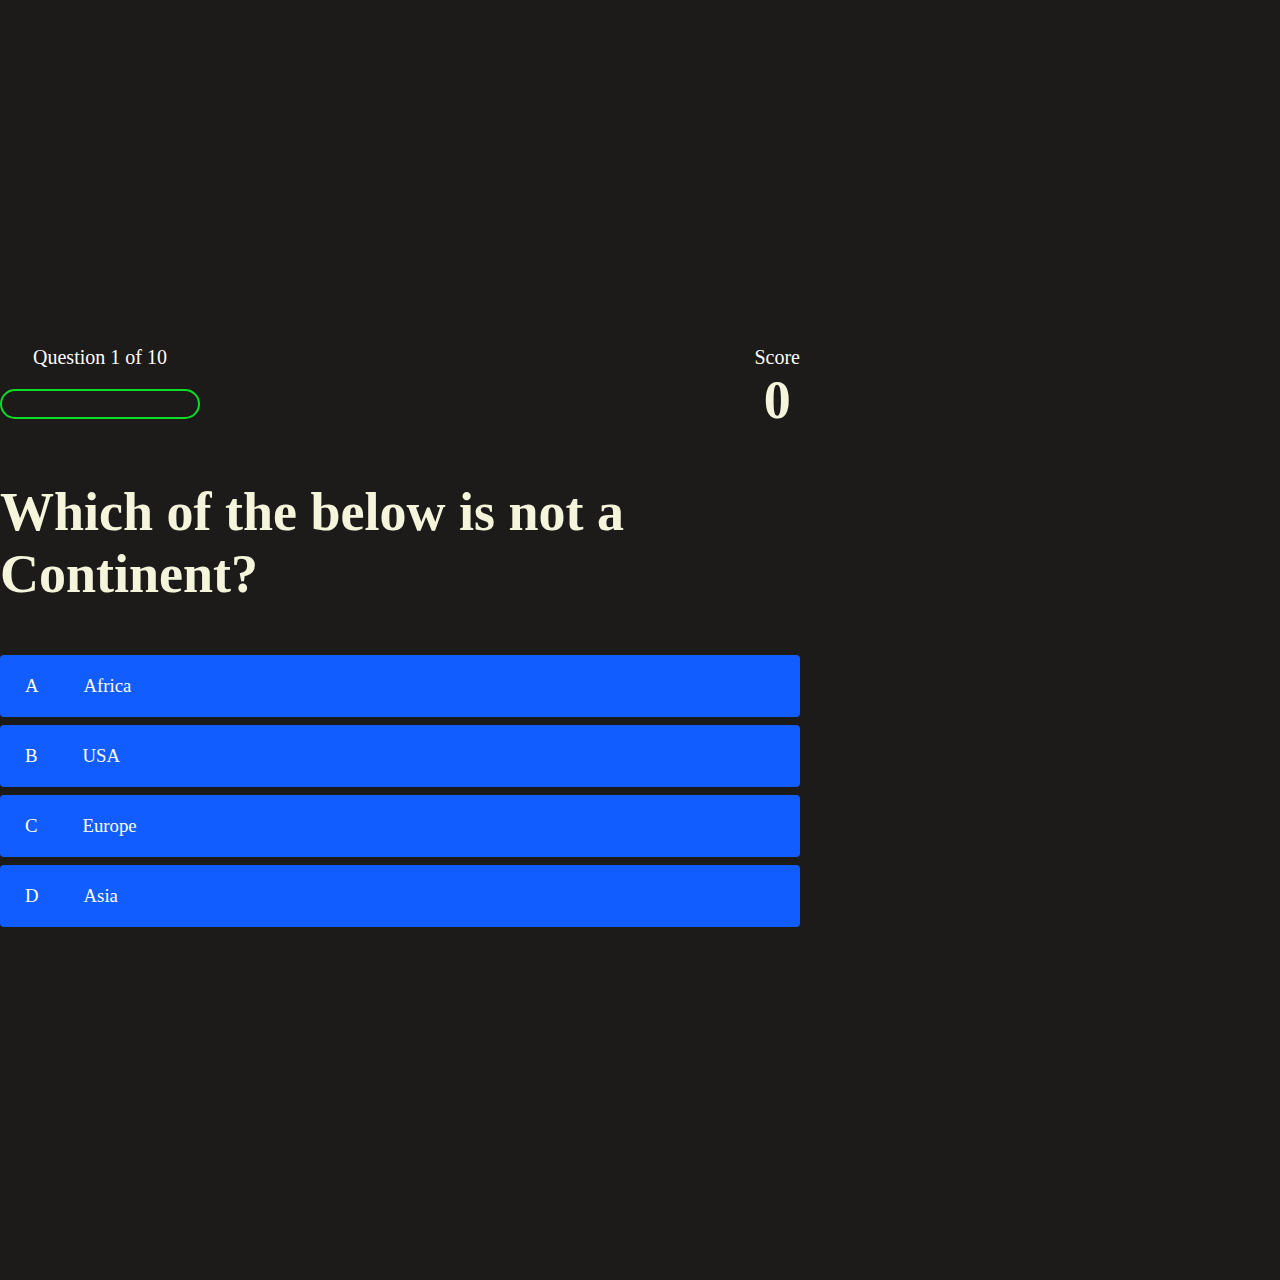
<file: html/game.html>
<!DOCTYPE html>
<html>

<head>
    <meta charset="utf-8">
    <title>Game Page</title>
    

    <link rel="stylesheet" href="../css/style.css">
    
    <link rel="stylesheet" href="../css/game.css">
</head>

<body>
<div class="container">
    <!--game id div-->
        <div id="game" class="justify-center flex-column">
            <!--hud id div-->
            <div id="hud">
                <!--hud items-->
                <div class="hud-item">
                    <p id="progresstext" class="hud-prefix">
                        Question
                    </p>
                            <div    id="progressBar">
                                    <div id="progressBarFull"> 

                                    </div>

                            </div>
                </div>
                <div class="hud-item">
                        <p class="hud-prefix">
                            Score
                        </p>
                        <h1 class="hud-main-text" id="score">
                            0
                        </h1>


                </div>
            </div>
            <!--Questing div-->
            <h1 id="question">What is the Capital city Of Kenya?</h1>
            <!--Answer-->
                <div class="choice-container">
                    <p class="choice-prefix">A</p>
                    <!--data-number to get correct answer-->
                    <p class="choice-text" data-number="1">Nairobi</p>

                </div>
                <div class="choice-container">
                    <p class="choice-prefix">B</p>
                    <p class="choice-text" data-number="2">Kisumu</p>
                
                </div>
                <div class="choice-container">
                    <p class="choice-prefix">C</p>
                    <p class="choice-text" data-number="3">Kajiado</p>
                
                </div>
                <div class="choice-container">
                    <p class="choice-prefix">D</p>
                    <p class="choice-text" data-number="4">Mombasa</p>
                
                </div>
        </div>
</div>
<!--script JS game jz-->
    <script src="../script/game.js"></script>
</body>

</html>
</file>
<file: css/style.css>
:root{
    background-color: rgb(29,26,26);
}
*{
    box-sizing: border-box;
    margin: 0;
    padding: 0;
    font-size: 62.5%;
    font-family: 'Times New Roman', Times, serif;

}
h1{
    font-size: 5.4rem;
    color: beige;
    margin-bottom: 5rem;
}
h2{
    font-size: 4.2rem;
    margin-bottom: 4rem;

}
.container{
    width: 100vw;
    height: 100vw;
    display: flex;
    justify-content: center;
    align-items: center;
    max-width: 80rem;
    margin-bottom: 0 auto;
    padding: 2rem;
}
.flex-column{
    display: flex;
    flex-direction: column;
}
.flex-center{
    justify-content: center;
    align-items: center;
}
.justify-center{
    justify-content: center;
}
.hidden{
    display: none;
}
.btn{
    font-size: 2.4rem;
    padding: 2rem 0;
    width: 30rem;
    text-align: center;
    margin-bottom: 1rem;
    text-decoration: none;
    color: black;
    background:linear-gradient(90deg,rgb(18,92,255)0%,rgb(0,10,255)100%);
    border-radius: 4px;
}
.btn:hover{
    cursor: pointer;
    box-shadow: 0 0.4re 1.4rem 0 rgba(8,114,244,0.6);
    transition: transform 150ms;
    transform: scale(1.03);
}
.btn[disabled]:hover{
    cursor: not-allowed;
    box-shadow: none;
    transform: none;
}
#highscore-btn{
    background:linear-gradient(90deg,rgb(255,247,9)0%,rgb(240,221,6)100%);
}
#highscore-btn:hover{
    box-shadow: 0 0.4rem 1.4rem 0  rgba(255,255,0,0.5);
}
.fa-crown{
    font: size 2.5rem;
    margin-left: 1rem;
}

/*highscores pages*/
 
.end-form-container{
    width: 100%;
    display: flex;
    flex-direction: column;
    align-items: center;
    max-width: 30rem;
}
input{
    margin-bottom: 1rem;
    width: 20rem;
    padding: 1.5rem;
    font-size: 1.8rem;
    border: none;
    box-shadow: 0 0.1rem 1.4rem 0 rgba(86,185,235,0.5);

}
input::placeholder{
    color: #aaa;

}
#username{
    margin-bottom: 3rem;
    width: 100%;
    outline: none;
}
#end-text{
    font-size: 2.4rem;
    color: #fff;
    text-align: center;
}
#saveScoreBtn{
    border: none;
}
.fa-home{
    margin-left: 1rem;
    font-size: 2rem;
    color: rgb(28,26,26);
}
</file>
<file: css/game.css>
body{
    color: #fff;
}
.choice-container{
    display: flex;
    margin-bottom: 0.8rem;
    width: 100%;
    border-radius: 4px;
    background-color: rgb(18, 93, 255);
    font-size: 3rem;
    min-width: 80rem;
}
.choice-container:hover{
    cursor: pointer;
    box-shadow: 0 0.4rem 1.4rem 0 rgba(6,103,247,0.5);
    transform: scale(1.02);
    transform: transform 100ms;
}
.choice-prefix{
    padding: 2rem 2.5rem;
    columns: white;
}
.choice-text{
    padding: 2rem;
    width: 100%;
}
.correct{
    background: linear-gradient(32deg,rgba(11,223,36) 0%,rgb(41,232,111) 100%);
}
.incorrect{
    background: linear-gradient(32deg,rgba(230,29,29,1) 0%,rgb(224,11,11, 1) 100%);
}
#hud{
    display: flex;
    justify-content: space-between;
}
.hud-prefix{
    text-align: center;
    font-size: 2rem;
}
.hud-main-text{
    text-align: center;
}
#progressBar{
    width: 20rem;
    height: 3rem;
    border: 0.2rem solid rgb(11,223,36);
    margin-top: 2rem;
    border-radius: 50px;
    overflow: hidden;

}
@media screen and (max-width:760px){
    .choice-container{
        min-width: 40rem;
    }
}
</file>
